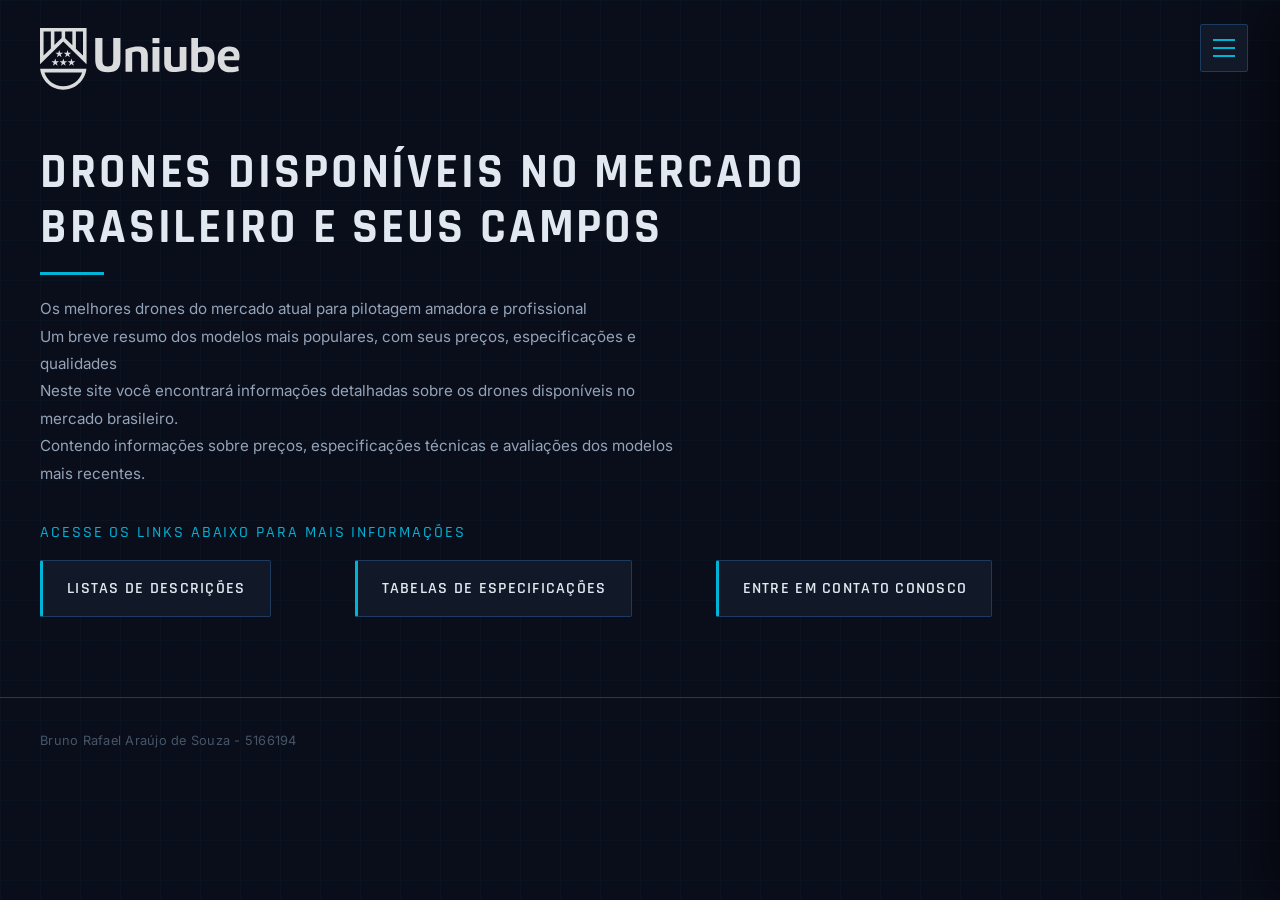
<file: index.html>
<!DOCTYPE html>
<html lang="pt-br">
<head>
    <!-- Google tag (gtag.js) -->
    <script async src="https://www.googletagmanager.com/gtag/js?id=G-5LDM3X643Y"></script>
    <script>
  window.dataLayer = window.dataLayer || [];
  function gtag(){dataLayer.push(arguments);}
  gtag('js', new Date());

  gtag('config', 'G-5LDM3X643Y');
    </script>
    <!-- Google Tag Manager -->
    <script>(function(w,d,s,l,i){w[l]=w[l]||[];w[l].push({'gtm.start':
    new Date().getTime(),event:'gtm.js'});var f=d.getElementsByTagName(s)[0],
    j=d.createElement(s),dl=l!='dataLayer'?'&l='+l:'';j.async=true;j.src=
    'https://www.googletagmanager.com/gtm.js?id='+i+dl;f.parentNode.insertBefore(j,f);
    })(window,document,'script','dataLayer','GTM-TMNTQRMC');</script>
    <!-- End Google Tag Manager -->
    <meta charset="UTF-8">
    <meta name="viewport" content="width=device-width, initial-scale=1.0">
    <title>Document</title>
    <link rel="stylesheet" href="index.css">
</head>
<body>
    <!- Menu Hambúrguer -->
    <button id="menu-toggle" aria-label="Abrir menu" aria-expanded="false" aria-controls="menu-nav">
        <span></span>
        <span></span>
        <span></span>
    </button>
    <nav id="menu-nav">
        <a href="index.html">Início</a>
        <a href="listas.html">Listas de descrições</a>
        <a href="tabela.html">Tabelas de especificações</a>
        <a href="formulario.html">Entre em contato conosco</a>
    </nav>
    <div id="menu-overlay"></div>
    <script>
        (function () {
            var toggle = document.getElementById('menu-toggle');
            var nav = document.getElementById('menu-nav');
            var overlay = document.getElementById('menu-overlay');

            function closeMenu() {
                nav.classList.remove('is-open');
                toggle.classList.remove('is-open');
                overlay.classList.remove('is-visible');
                toggle.setAttribute('aria-expanded', 'false');
            }

            function toggleMenu() {
                var isOpen = nav.classList.toggle('is-open');
                toggle.classList.toggle('is-open', isOpen);
                overlay.classList.toggle('is-visible', isOpen);
                toggle.setAttribute('aria-expanded', isOpen ? 'true' : 'false');
            }

            toggle.addEventListener('click', toggleMenu);
            overlay.addEventListener('click', closeMenu);
            document.addEventListener('keydown', function (e) {
                if (e.key === 'Escape') closeMenu();
            });
        })();
    </script>

    <!-- Google Tag Manager (noscript) -->
    <noscript><iframe src="https://www.googletagmanager.com/ns.html?id=GTM-TMNTQRMC"
    height="0" width="0" style="display:none;visibility:hidden"></iframe></noscript>
    <!-- End Google Tag Manager (noscript) -->
    <a href="https://uniube.br/"> 
       <img src="Imagens/logo_azul.svg" width="200px"> 
    </a>
    <h1>DRONES DISPONÍVEIS NO MERCADO BRASILEIRO E SEUS CAMPOS</h1>
    <p>Os melhores drones do mercado atual para pilotagem amadora e profissional<br>Um breve resumo dos modelos mais populares, com seus preços, especificações e qualidades<br>Neste site você encontrará informações detalhadas sobre os drones disponíveis no mercado brasileiro.<br>Contendo informações sobre preços, especificações técnicas e avaliações dos modelos mais recentes.</p>
    <br>
    <h3>Acesse os links abaixo para mais informações</h3>
    <a href="listas.html">Listas de descrições</a><br>
    <a href="tabela.html">Tabelas de especificações</a><br>
    <a href="formulario.html">Entre em contato conosco</a>
    
    <h2 id="rodape">Bruno Rafael Araújo de Souza - 5166194</h2>
</body>
</html>
</file>
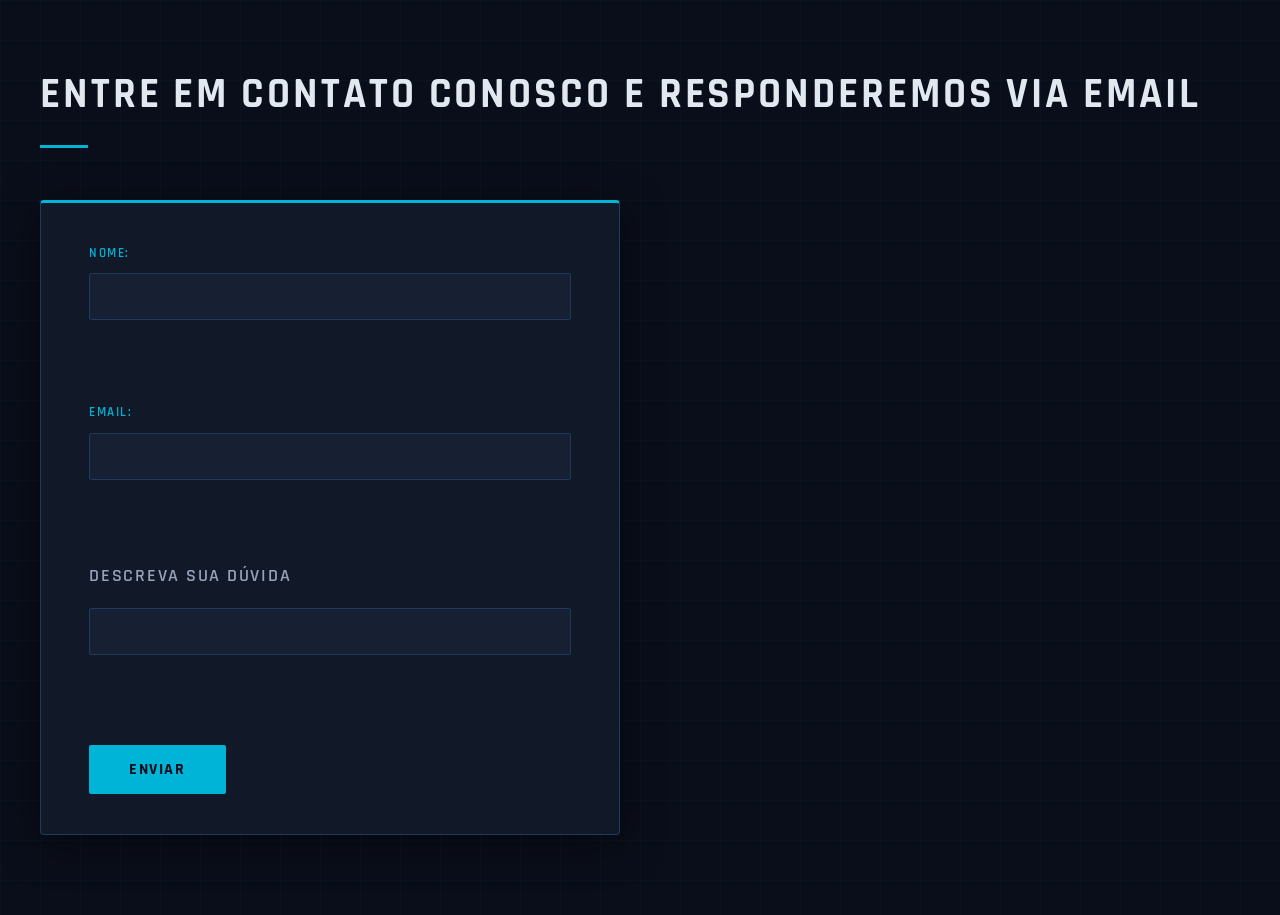
<file: formulario.html>
<!DOCTYPE html>
<html lang="en">
    
<head>
    <link rel="stylesheet" href="formulario.css">
    <!-- Google tag (gtag.js) -->
<script async src="https://www.googletagmanager.com/gtag/js?id=G-5LDM3X643Y"></script>
<script>
  window.dataLayer = window.dataLayer || [];
  function gtag(){dataLayer.push(arguments);}
  gtag('js', new Date());

  gtag('config', 'G-5LDM3X643Y');
</script>
    <meta charset="UTF-8">
    <meta name="viewport" content="width=device-width, initial-scale=1.0">
    <title>Document</title>
</head>
<body>
    <h1>Entre em contato conosco e responderemos via Email</h1>
    <form action="" method="get">
        <label for="nome">Nome:</label>
        <input type="text" id="nome" name="nome"><br><br>
        <label for="email">Email:</label>
        <input type="email" id="email" name="email"><br><br>
    
        <h2>Descreva sua dúvida</h2>
        <input type="text" id="melhorias" name="melhorias"><br><br>
            <input type="submit" value="Enviar">
    </form>
</body>
</html>
</file>
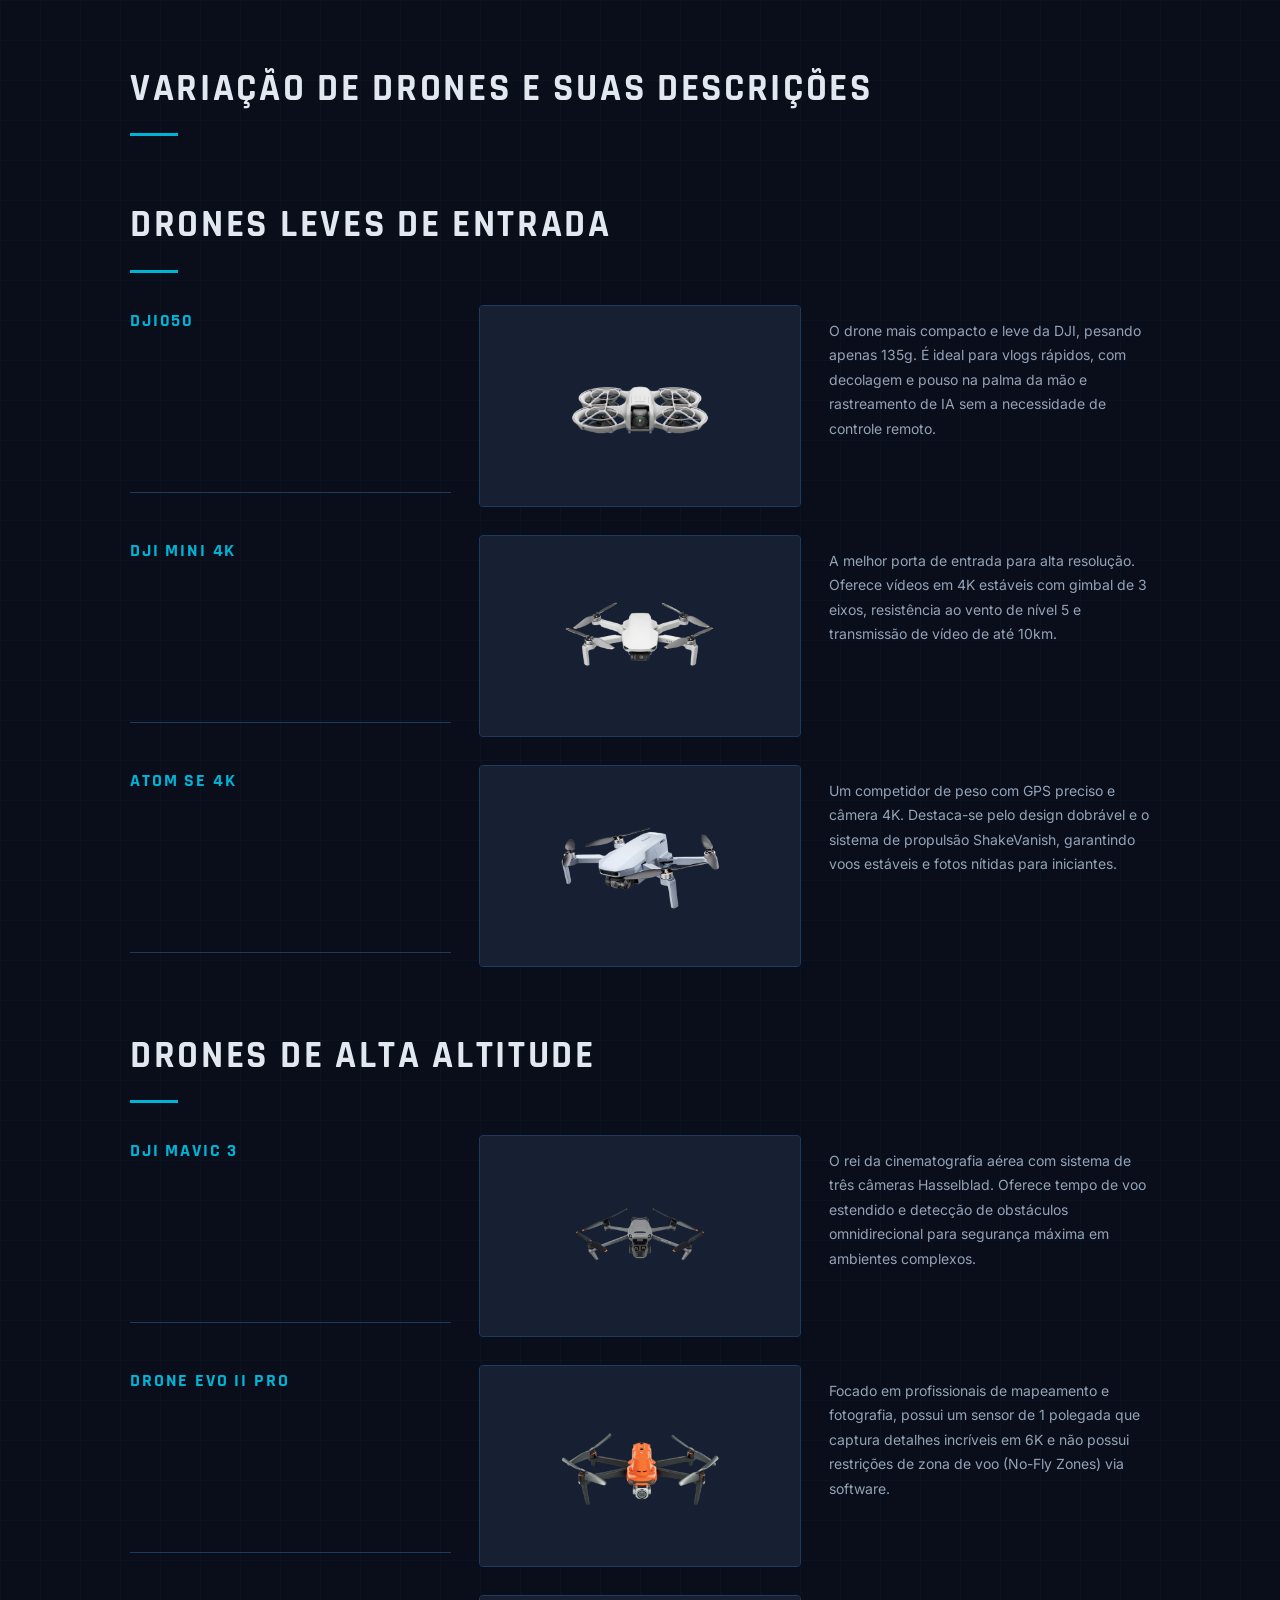
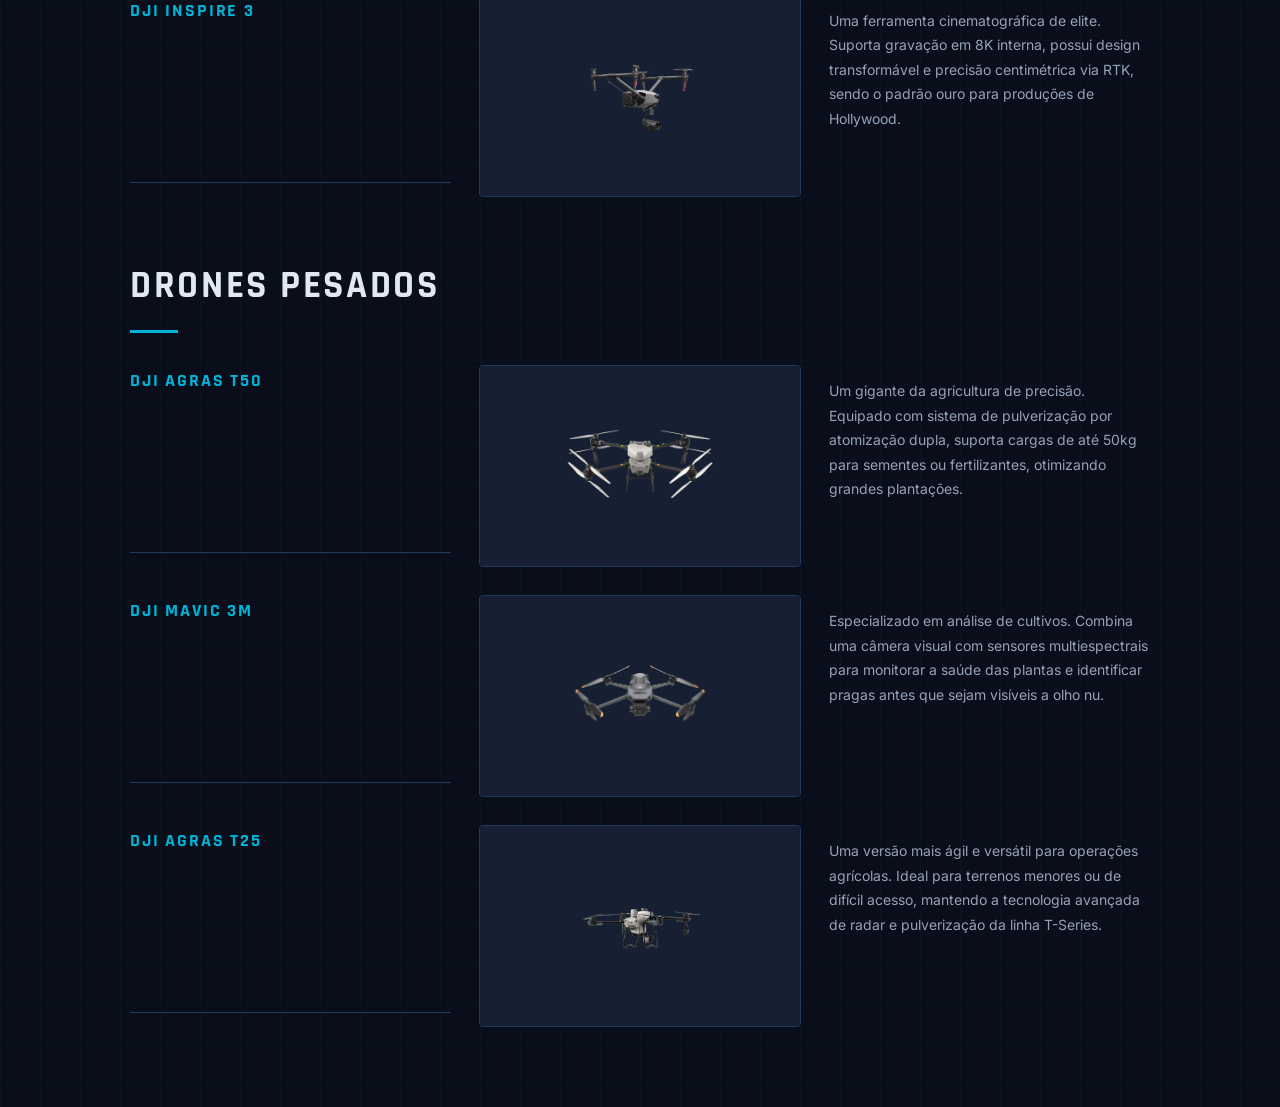
<file: listas.html>
<!DOCTYPE html>
<html lang="pt-br">
    
<head>
    <link rel="stylesheet" href="listas.css">
    <!-- Google tag (gtag.js) -->
    <script async src="https://www.googletagmanager.com/gtag/js?id=G-5LDM3X643Y"></script>
    <script>
      window.dataLayer = window.dataLayer || [];
      function gtag(){dataLayer.push(arguments);}
      gtag('js', new Date());

      gtag('config', 'G-5LDM3X643Y');
    </script>
    <meta charset="UTF-8">
    <meta name="viewport" content="width=device-width, initial-scale=1.0">
    <title>Descrições a respeito de cada drone abordado</title>
</head>
<body>
    <h1>Variação de drones e suas descrições</h1>
    <h1>Drones leves de entrada</h1>
    <ul>
        <li>DJI050</li>
        <a href="https://www.lojadji.com.br/drone-dji-neo-standard-br-dji050/p" target="_blank">
            <img src="Imagens/51-gk+1PkML._AC_SX522_.png" width="500px">
        </a>
        <p>O drone mais compacto e leve da DJI, pesando apenas 135g. É ideal para vlogs rápidos, com decolagem e pouso na palma da mão e rastreamento de IA sem a necessidade de controle remoto.</p>
        <li>DJI Mini 4K</li>
        <a href="https://www.lojadji.com.br/drone-dji-mini-4k-fly-more-combo-sem-tela-br-dji058/p">
            <img src="Imagens/195471-1200-auto.png" width="200px">
        </a>
        <p>A melhor porta de entrada para alta resolução. Oferece vídeos em 4K estáveis com gimbal de 3 eixos, resistência ao vento de nível 5 e transmissão de vídeo de até 10km.</p>
        <li>Atom Se 4k</li>
        <a href="https://www.mercadolivre.com.br/potensic-drone-atom-se-4k-gps-dobravel-62-minutos/p/MLB2028022541#polycard_client=search-desktop&search_layout=grid&position=5&type=product&tracking_id=0f4ce6a1-d908-4b2c-b252-7d5f168a0d74&wid=MLB6430126264&sid=search" target="_blank">
            <img src="Imagens/Drone_ATOM_SE_4K.png" width="200px">
        </a>
        <p>Um competidor de peso com GPS preciso e câmera 4K. Destaca-se pelo design dobrável e o sistema de propulsão ShakeVanish, garantindo voos estáveis e fotos nítidas para iniciantes.</p>
    </ul>
    <h1>Drones de alta altitude</h1>
    <ul>
        <li>Dji Mavic 3</li>
        <a href="https://www.dji.com/br/mavic-3-pro" target="_blank">
            <img src="Imagens/eef013c645a4165de631a8f15c3a342c.png" width="200px">
        </a>
        <p>O rei da cinematografia aérea com sistema de três câmeras Hasselblad. Oferece tempo de voo estendido e detecção de obstáculos omnidirecional para segurança máxima em ambientes complexos.</p>
        <li>Drone EVO II Pro</li>
        <a href="https://www.worldwidebrasil.com.br/autel-robotics-drone-evo-ii-pro-rugged-bundle-v3-lacrado?srsltid=AfmBOoq8qJHGNHILQLBh4v1wZIs_Pp271JYXQbfpKFmYs2qWQV46-ArW" target="_blank">
            <img src="Imagens/evo 2 pro.png" width="200px">
        </a>
        <p>Focado em profissionais de mapeamento e fotografia, possui um sensor de 1 polegada que captura detalhes incríveis em 6K e não possui restrições de zona de voo (No-Fly Zones) via software.</p>
        <li>DJI Inspire 3</li>
        <a href="https://www.dji.com/br/inspire-3" target="_blank">
            <img src="Imagens/DJI Inspire 3.png" width="200px">
        </a>
        <p>Uma ferramenta cinematográfica de elite. Suporta gravação em 8K interna, possui design transformável e precisão centimétrica via RTK, sendo o padrão ouro para produções de Hollywood.</p>
    </ul>
    <h1>Drones Pesados</h1>
    <ul>
        <li>DJI AGRAS T50</li>
        <a href="https://ag.dji.com/pt-br/t50" target="_blank">
            <img src="Imagens/T50.png" width="200px">
        </a>
        <p>Um gigante da agricultura de precisão. Equipado com sistema de pulverização por atomização dupla, suporta cargas de até 50kg para sementes ou fertilizantes, otimizando grandes plantações.</p>
        <li>DJI Mavic 3M</li>
        <a href="https://ag.dji.com/pt-br/mavic-3-m" target="_blank">
            <img src="Imagens/Mavic 3m.png" width="200px">
        </a>
        <p>Especializado em análise de cultivos. Combina uma câmera visual com sensores multiespectrais para monitorar a saúde das plantas e identificar pragas antes que sejam visíveis a olho nu.</p>
        <li>DJI AGRAS T25</li>
        <a href="https://ag.dji.com/pt-br/t25" target="_blank">
            <img src="Imagens/T25.png" width="200px">
        </a>
        <p>Uma versão mais ágil e versátil para operações agrícolas. Ideal para terrenos menores ou de difícil acesso, mantendo a tecnologia avançada de radar e pulverização da linha T-Series.</p>
    </ul>
</body>
</html>
</file>
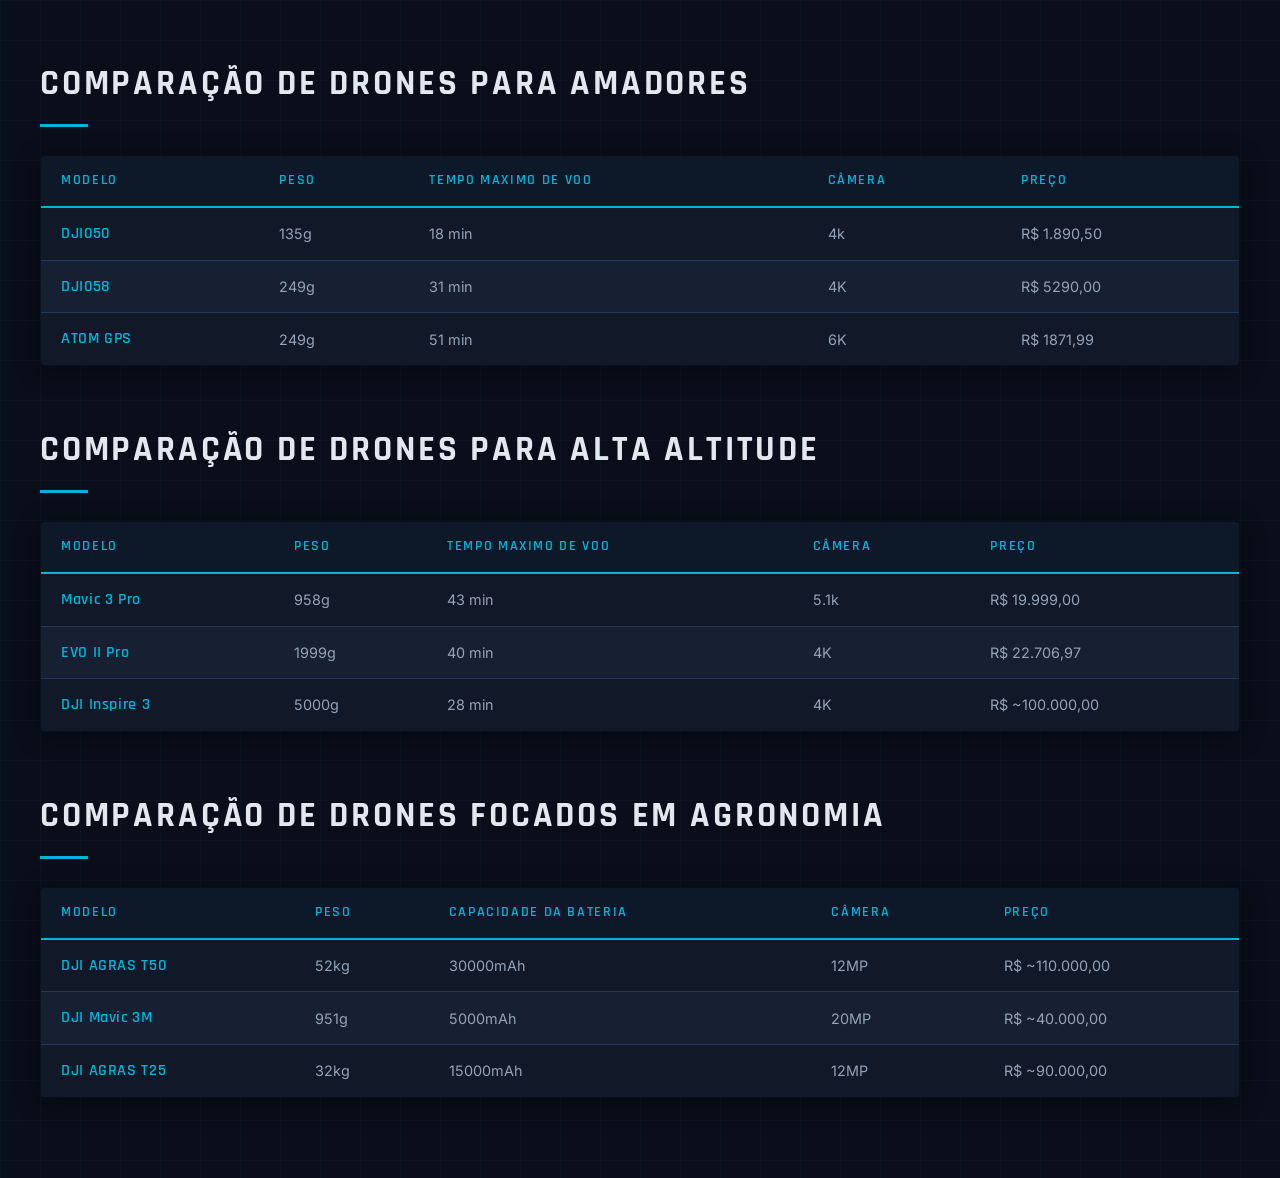
<file: tabela.html>
<!DOCTYPE html>
<html lang="en">
    
<head>
    <link rel="stylesheet" href="tabela.css">

    <!-- Google tag (gtag.js) -->
    <script async src="https://www.googletagmanager.com/gtag/js?id=G-5LDM3X643Y"></script>
    <script>
      window.dataLayer = window.dataLayer || [];
      function gtag(){dataLayer.push(arguments);}
      gtag('js', new Date());

      gtag('config', 'G-5LDM3X643Y');
    </script>
    <meta charset="UTF-8">
    <meta name="viewport" content="width=device-width, initial-scale=1.0">
    <title>Document</title>
</head>
<body>
    <h1>Comparação de drones para amadores</h1>
    <table border="1">
        <tr>
            <th>Modelo</th>
            <th>Peso</th>
            <th>Tempo maximo de voo</th>
            <th>Câmera</th>
            <th>preço</th>
        </tr>
        <tr>
            <th><a href="https://www.lojadji.com.br/drone-dji-neo-standard-br-dji050/p" target="_blank">DJI050</a></th>
            <th>135g</th>
            <th>18 min</th>
            <th>4k</th>
            <th>R$ 1.890,50</th>
        </tr>
        <tr>
            <th><a href="https://www.lojadji.com.br/drone-dji-mini-4k-fly-more-combo-sem-tela-br-dji058/p" target="_blank">DJI058</a></th>
            <th>249g</th>
            <th>31 min</th>
            <th>4K</th>
            <th>R$ 5290,00</th>
        </tr>
        <tr>
            <th><a href="https://www.mercadolivre.com.br/potensic-drone-atom-se-4k-gps-dobravel-62-minutos/p/MLB2028022541#polycard_client=search-desktop&search_layout=grid&position=5&type=product&tracking_id=0f4ce6a1-d908-4b2c-b252-7d5f168a0d74&wid=MLB6430126264&sid=search" target="_blank">ATOM GPS</a></th>
            <th>249g</th>
            <th>51 min</th>
            <th>6K</th>
            <th>R$ 1871,99</th>
        </tr>
    </table>
    <h1>Comparação de drones para alta altitude</h1>
    <table border="1">
        <tr>
            <th>Modelo</th>
            <th>Peso</th>
            <th>Tempo maximo de voo</th>
            <th>Câmera</th>
            <th>preço</th>
        </tr>
        <tr>
            <th><a href="https://www.dji.com/br/mavic-3-pro" target="_blank">Mavic 3 Pro</a></th>
            <th>958g</th>
            <th>43 min</th>
            <th>5.1k</th>
            <th>R$ 19.999,00</th>
        </tr>   
        <tr>
            <th><a href="https://www.worldwidebrasil.com.br/autel-robotics-drone-evo-ii-pro-rugged-bundle-v3-lacrado?srsltid=AfmBOoq8qJHGNHILQLBh4v1wZIs_Pp271JYXQbfpKFmYs2qWQV46-ArW" target="_blank">EVO II Pro</a></th>
            <th>1999g</th>
            <th>40 min</th>
            <th>4K</th>
            <th>R$ 22.706,97</th>
        </tr>
        <tr>
            <th><a href="https://www.lojadji.com.br/drone-dji-inspire-3-com-tela-e-saida-hdmi-gimbal-x9-8k-air-br-dji300/p" target="_blank">DJI Inspire 3</a></th>
            <th>5000g</th>
            <th>28 min</th>
            <th>4K</th>
            <th>R$ ~100.000,00 </th>
        </tr>
    </table>
    <h1>Comparação de drones focados em agronomia</h1>
    <table border="1">
        <tr>
            <th>Modelo</th>
            <th>Peso</th>
            <th>Capacidade da bateria</th>
            <th>Câmera</th>
            <th>preço</th>
        </tr>
        <tr>
            <th><a href="https://ag.dji.com/pt-br/t50" target="_blank">DJI AGRAS T50</a></th>
            <th>52kg</th>
            <th>30000mAh</th>
            <th>12MP</th>
            <th>R$ ~110.000,00</th>
        </tr>
        <tr>
            <th><a href="https://ag.dji.com/pt-br/mavic-3-m" target="_blank">DJI Mavic 3M</a></th>
            <th>951g</th>
            <th>5000mAh</th>
            <th>20MP</th>
            <th>R$ ~40.000,00</th>
        </tr>
        <tr>
            <th><a href="https://ag.dji.com/pt-br/t25" target="_blank">DJI AGRAS T25</a></th>
            <th>32kg</th>
            <th>15000mAh</th>
            <th>12MP</th>
            <th>R$ ~90.000,00</th>
        </tr>
    </table>
</body>
</html>
</file>
<file: index.css>
/* =========================================================
   index.css — Página inicial | Drone Hub Brasil
   ========================================================= */

@import url('https://fonts.googleapis.com/css2?family=Rajdhani:wght@400;500;600;700&family=Inter:wght@300;400;500&display=swap');

/* ---------- Reset & Base ---------- */
*, *::before, *::after {
  box-sizing: border-box;
  margin: 0;
  padding: 0;
}

:root {
  --bg-base:       #0A0E1A;
  --bg-surface:    #111827;
  --bg-elevated:   #162032;
  --accent-cyan:   #00B4D8;
  --accent-blue:   #1E3A5F;
  --text-primary:  #E2E8F0;
  --text-secondary:#94A3B8;
  --text-muted:    #475569;
  --border:        #1E3A5F;
  --border-bright: #00B4D8;
  --font-display:  'Rajdhani', sans-serif;
  --font-body:     'Inter', sans-serif;
}

html {
  scroll-behavior: smooth;
}

body {
  background-color: var(--bg-base);
  color: var(--text-primary);
  font-family: var(--font-body);
  font-size: 1rem;
  line-height: 1.7;
  min-height: 100vh;

  /* Subtle grid texture evoking a HUD / radar */
  background-image:
    linear-gradient(rgba(0, 180, 216, 0.03) 1px, transparent 1px),
    linear-gradient(90deg, rgba(0, 180, 216, 0.03) 1px, transparent 1px);
  background-size: 40px 40px;
}

/* ---------- Logo / First link ---------- */
body > a:first-of-type {
  display: inline-block;
  padding: 28px 96px 0 40px;
}

body > a:first-of-type img {
  filter: brightness(0) invert(1);
  opacity: 0.85;
  transition: opacity 0.2s;
}

body > a:first-of-type img:hover {
  opacity: 1;
}

/* Âncora "Rolar até rodapé" */
body > a:first-of-type + a,
body > a:nth-of-type(2) {
  display: block;
  padding: 4px 40px 0;
  font-family: var(--font-body);
  font-size: 0.8rem;
  color: var(--text-muted);
  text-decoration: none;
  letter-spacing: 0.05em;
  transition: color 0.2s;
}

body > a:first-of-type + a:hover,
body > a:nth-of-type(2):hover {
  color: var(--accent-cyan);
}

/* ---------- Headings ---------- */
h1 {
  font-family: var(--font-display);
  font-size: clamp(1.8rem, 4vw, 3rem);
  font-weight: 700;
  letter-spacing: 0.06em;
  text-transform: uppercase;
  color: var(--text-primary);
  line-height: 1.15;

  padding: 48px 40px 0;
  max-width: 900px;
}

h1::after {
  content: '';
  display: block;
  width: 64px;
  height: 3px;
  background: var(--accent-cyan);
  margin-top: 16px;
  margin-bottom: 0;
}

h2, h3 {
  font-family: var(--font-display);
  letter-spacing: 0.05em;
  color: var(--text-primary);
}

h3 {
  font-size: 1rem;
  font-weight: 500;
  text-transform: uppercase;
  letter-spacing: 0.12em;
  color: var(--accent-cyan);
  padding: 32px 40px 8px;
}

/* ---------- Intro paragraph ---------- */
p {
  color: var(--text-secondary);
  font-size: 0.95rem;
  padding: 20px 40px 0;
  max-width: 720px;
  line-height: 1.8;
}

/* ---------- Nav links ---------- */
body > a[href="listas.html"],
body > a[href="tabela.html"],
body > a[href="formulario.html"] {
  display: inline-flex;
  align-items: center;
  gap: 10px;
  margin: 6px 40px 0;
  padding: 14px 24px;
  background: var(--bg-surface);
  border: 1px solid var(--border);
  border-left: 3px solid var(--accent-cyan);
  color: var(--text-primary);
  font-family: var(--font-display);
  font-size: 1rem;
  font-weight: 600;
  letter-spacing: 0.08em;
  text-decoration: none;
  text-transform: uppercase;
  border-radius: 2px;
  transition: background 0.2s, border-color 0.2s, color 0.2s, transform 0.2s;
}

body > a[href="listas.html"]:hover,
body > a[href="tabela.html"]:hover,
body > a[href="formulario.html"]:hover {
  background: var(--bg-elevated);
  border-color: var(--accent-cyan);
  color: var(--accent-cyan);
  transform: translateX(4px);
}

/* Espaçamento após o bloco de links */
body > br {
  display: none;
}

/* ---------- Rodapé ---------- */
#rodape {
  margin-top: 80px;
  padding: 32px 40px;
  border-top: 1px solid var(--border);
  font-family: var(--font-body);
  font-size: 0.8rem;
  font-weight: 400;
  text-transform: none;
  letter-spacing: 0.02em;
  color: var(--text-muted);
}

/* ---------- Scrollbar ---------- */
::-webkit-scrollbar { width: 6px; }
::-webkit-scrollbar-track { background: var(--bg-base); }
::-webkit-scrollbar-thumb { background: var(--accent-blue); border-radius: 3px; }
::-webkit-scrollbar-thumb:hover { background: var(--accent-cyan); }

/* ---------- Focus visible ---------- */
:focus-visible {
  outline: 2px solid var(--accent-cyan);
  outline-offset: 3px;
}

@media (prefers-reduced-motion: reduce) {
  *, *::before, *::after { transition: none !important; }
}

/* =========================================================
   Menu Hambúrguer
   ========================================================= */

/* ---------- Botão hambúrguer ---------- */
#menu-toggle {
  position: fixed;
  top: 24px;
  right: 32px;
  z-index: 1001;

  display: flex;
  flex-direction: column;
  justify-content: center;
  align-items: center;
  gap: 6px;

  width: 48px;
  height: 48px;
  background: var(--bg-surface);
  border: 1px solid var(--border);
  border-radius: 2px;
  cursor: pointer;
  padding: 0;
  transition: border-color 0.2s, background 0.2s;
}

#menu-toggle:hover {
  border-color: var(--accent-cyan);
  background: var(--bg-elevated);
}

#menu-toggle span {
  display: block;
  width: 22px;
  height: 2px;
  background: var(--accent-cyan);
  transition: transform 0.3s ease, opacity 0.3s ease;
}

/* Transforma em "X" quando aberto */
#menu-toggle.is-open span:nth-child(1) {
  transform: translateY(8px) rotate(45deg);
}
#menu-toggle.is-open span:nth-child(2) {
  opacity: 0;
}
#menu-toggle.is-open span:nth-child(3) {
  transform: translateY(-8px) rotate(-45deg);
}

/* ---------- Overlay de fundo ---------- */
#menu-overlay {
  position: fixed;
  inset: 0;
  background: rgba(10, 14, 26, 0.7);
  backdrop-filter: blur(2px);
  z-index: 999;
  opacity: 0;
  pointer-events: none;
  transition: opacity 0.25s ease;
}

#menu-overlay.is-visible {
  opacity: 1;
  pointer-events: auto;
}

/* ---------- Painel de navegação ---------- */
#menu-nav {
  position: fixed;
  top: 0;
  right: 0;
  z-index: 1000;

  width: min(320px, 80vw);
  height: 100%;

  display: flex;
  flex-direction: column;
  gap: 4px;

  background: var(--bg-surface);
  border-left: 1px solid var(--border);
  box-shadow: -16px 0 48px rgba(0, 0, 0, 0.5);

  padding: 100px 16px 40px;

  transform: translateX(100%);
  transition: transform 0.3s ease;
}

#menu-nav.is-open {
  transform: translateX(0);
}

#menu-nav a {
  display: block;
  padding: 16px 20px;
  font-family: var(--font-display);
  font-size: 1.05rem;
  font-weight: 600;
  letter-spacing: 0.06em;
  text-transform: uppercase;
  color: var(--text-secondary);
  text-decoration: none;
  border-left: 3px solid transparent;
  border-radius: 2px;
  transition: background 0.2s, border-color 0.2s, color 0.2s, padding-left 0.2s;
}

#menu-nav a:hover,
#menu-nav a:focus-visible {
  background: var(--bg-elevated);
  border-left-color: var(--accent-cyan);
  color: var(--accent-cyan);
  padding-left: 26px;
}

/* Destaca o item correspondente à página atual */
#menu-nav a[href="index.html"] {
  color: var(--accent-cyan);
  border-left-color: var(--accent-cyan);
}

@media (max-width: 600px) {
  #menu-toggle {
    top: 16px;
    right: 16px;
  }
}
</file>
<file: formulario.css>
/* =========================================================
   formulario.css — Formulário de Contato | Drone Hub Brasil
   ========================================================= */

@import url('https://fonts.googleapis.com/css2?family=Rajdhani:wght@400;500;600;700&family=Inter:wght@300;400;500&display=swap');

/* ---------- Reset & Base ---------- */
*, *::before, *::after {
  box-sizing: border-box;
  margin: 0;
  padding: 0;
}

:root {
  --bg-base:       #0A0E1A;
  --bg-surface:    #111827;
  --bg-elevated:   #162032;
  --accent-cyan:   #00B4D8;
  --accent-blue:   #1E3A5F;
  --text-primary:  #E2E8F0;
  --text-secondary:#94A3B8;
  --text-muted:    #475569;
  --border:        #1E3A5F;
  --border-bright: #00B4D8;
  --font-display:  'Rajdhani', sans-serif;
  --font-body:     'Inter', sans-serif;
}

html {
  scroll-behavior: smooth;
}

body {
  background-color: var(--bg-base);
  color: var(--text-primary);
  font-family: var(--font-body);
  font-size: 1rem;
  line-height: 1.7;
  min-height: 100vh;
  display: flex;
  flex-direction: column;
  align-items: flex-start;
  padding: 60px 40px 80px;

  background-image:
    linear-gradient(rgba(0, 180, 216, 0.03) 1px, transparent 1px),
    linear-gradient(90deg, rgba(0, 180, 216, 0.03) 1px, transparent 1px);
  background-size: 40px 40px;
}

/* ---------- Page heading ---------- */
h1 {
  font-family: var(--font-display);
  font-size: clamp(1.6rem, 3.5vw, 2.6rem);
  font-weight: 700;
  text-transform: uppercase;
  letter-spacing: 0.07em;
  color: var(--text-primary);
  margin-bottom: 8px;
}

h1::after {
  content: '';
  display: block;
  width: 48px;
  height: 3px;
  background: var(--accent-cyan);
  margin-top: 14px;
  margin-bottom: 0;
}

/* ---------- Form container ---------- */
form {
  margin-top: 44px;
  background: var(--bg-surface);
  border: 1px solid var(--border);
  border-top: 3px solid var(--accent-cyan);
  border-radius: 4px;
  padding: 40px 48px;
  width: 100%;
  max-width: 580px;
  box-shadow: 0 8px 40px rgba(0, 0, 0, 0.5);
}

/* ---------- Field labels ---------- */
label {
  display: block;
  font-family: var(--font-display);
  font-size: 0.82rem;
  font-weight: 600;
  text-transform: uppercase;
  letter-spacing: 0.12em;
  color: var(--accent-cyan);
  margin-bottom: 8px;
}

/* ---------- Text / email inputs ---------- */
input[type="text"],
input[type="email"] {
  display: block;
  width: 100%;
  background: var(--bg-elevated);
  border: 1px solid var(--border);
  border-radius: 2px;
  padding: 13px 16px;
  color: var(--text-primary);
  font-family: var(--font-body);
  font-size: 0.95rem;
  margin-bottom: 28px;
  transition: border-color 0.2s, box-shadow 0.2s;
  outline: none;
}

input[type="text"]:focus,
input[type="email"]:focus {
  border-color: var(--accent-cyan);
  box-shadow: 0 0 0 3px rgba(0, 180, 216, 0.15);
}

input[type="text"]::placeholder,
input[type="email"]::placeholder {
  color: var(--text-muted);
}

/* ---------- Sub-heading inside the form ---------- */
h2 {
  font-family: var(--font-display);
  font-size: 1.1rem;
  font-weight: 600;
  text-transform: uppercase;
  letter-spacing: 0.1em;
  color: var(--text-secondary);
  margin-bottom: 16px;
}

/* ---------- Submit button ---------- */
input[type="submit"] {
  display: inline-block;
  margin-top: 8px;
  padding: 14px 40px;
  background: var(--accent-cyan);
  color: var(--bg-base);
  font-family: var(--font-display);
  font-size: 1rem;
  font-weight: 700;
  text-transform: uppercase;
  letter-spacing: 0.1em;
  border: none;
  border-radius: 2px;
  cursor: pointer;
  transition: background 0.2s, transform 0.15s, box-shadow 0.2s;
}

input[type="submit"]:hover {
  background: #5DD8F5;
  transform: translateY(-2px);
  box-shadow: 0 6px 20px rgba(0, 180, 216, 0.35);
}

input[type="submit"]:active {
  transform: translateY(0);
  box-shadow: none;
}

/* ---------- Scrollbar ---------- */
::-webkit-scrollbar { width: 6px; }
::-webkit-scrollbar-track { background: var(--bg-base); }
::-webkit-scrollbar-thumb { background: var(--accent-blue); border-radius: 3px; }
::-webkit-scrollbar-thumb:hover { background: var(--accent-cyan); }

/* ---------- Focus ---------- */
:focus-visible {
  outline: 2px solid var(--accent-cyan);
  outline-offset: 3px;
}

@media (max-width: 600px) {
  body { padding: 40px 20px 60px; }
  form { padding: 28px 24px; }
}

@media (prefers-reduced-motion: reduce) {
  *, *::before, *::after { transition: none !important; }
}
</file>
<file: listas.css>
/* =========================================================
   listas.css — Descrições dos Drones | Drone Hub Brasil
   ========================================================= */

@import url('https://fonts.googleapis.com/css2?family=Rajdhani:wght@400;500;600;700&family=Inter:wght@300;400;500&display=swap');

/* ---------- Reset & Base ---------- */
*, *::before, *::after {
  box-sizing: border-box;
  margin: 0;
  padding: 0;
}

:root {
  --bg-base:       #0A0E1A;
  --bg-surface:    #111827;
  --bg-elevated:   #162032;
  --accent-cyan:   #00B4D8;
  --accent-blue:   #1E3A5F;
  --text-primary:  #E2E8F0;
  --text-secondary:#94A3B8;
  --text-muted:    #475569;
  --border:        #1E3A5F;
  --border-bright: #00B4D8;
  --font-display:  'Rajdhani', sans-serif;
  --font-body:     'Inter', sans-serif;
}

html {
  scroll-behavior: smooth;
}

body {
  background-color: var(--bg-base);
  color: var(--text-primary);
  font-family: var(--font-body);
  font-size: 1rem;
  line-height: 1.7;
  padding: 0 0 80px;

  background-image:
    linear-gradient(rgba(0, 180, 216, 0.03) 1px, transparent 1px),
    linear-gradient(90deg, rgba(0, 180, 216, 0.03) 1px, transparent 1px);
  background-size: 40px 40px;
}

/* ---------- Category headings (h1) ---------- */
h1 {
  font-family: var(--font-display);
  font-size: clamp(1.5rem, 3vw, 2.4rem);
  font-weight: 700;
  text-transform: uppercase;
  letter-spacing: 0.07em;
  color: var(--text-primary);
  padding: 56px 40px 0;
  max-width: 1100px;
  margin: 0 auto;
}

h1::after {
  content: '';
  display: block;
  width: 48px;
  height: 3px;
  background: var(--accent-cyan);
  margin-top: 12px;
}

/* ---------- Unordered list — drone grid ---------- */
ul {
  list-style: none;
  display: grid;
  grid-template-columns: repeat(auto-fill, minmax(280px, 1fr));
  gap: 28px;
  padding: 32px 40px 0;
  max-width: 1100px;
  margin: 0 auto;
}

/* ---------- Each list item = drone name label ---------- */
li {
  font-family: var(--font-display);
  font-size: 1.15rem;
  font-weight: 700;
  text-transform: uppercase;
  letter-spacing: 0.1em;
  color: var(--accent-cyan);
  padding-bottom: 10px;
  border-bottom: 1px solid var(--border);
  margin-bottom: 14px;
}

/* ---------- Card wrapper: anchor + image + paragraph ----------
   Each drone occupies a card. Since the HTML structure is
   li → a → img → p (siblings inside ul), we use CSS grid
   on the ul and treat every group as a visual card via the
   anchor element that wraps the image.                        */

ul a {
  display: block;
  overflow: hidden;
  border-radius: 4px;
  border: 1px solid var(--border);
  background: var(--bg-surface);
  transition: border-color 0.25s, transform 0.25s, box-shadow 0.25s;
  /* Signature: the card lifts like a drone taking off */
}

ul a:hover {
  border-color: var(--accent-cyan);
  transform: translateY(-6px);
  box-shadow: 0 12px 32px rgba(0, 180, 216, 0.18);
}

ul a img {
  display: block;
  width: 100%;
  height: 200px;
  object-fit: contain;
  object-position: center;
  padding: 20px;
  background: var(--bg-elevated);
  transition: transform 0.3s ease;
}

ul a:hover img {
  transform: scale(1.04);
}

/* ---------- Description paragraph below each card ---------- */
ul p {
  color: var(--text-secondary);
  font-size: 0.875rem;
  line-height: 1.75;
  padding: 14px 0 0;
}

/* ---------- Scrollbar ---------- */
::-webkit-scrollbar { width: 6px; }
::-webkit-scrollbar-track { background: var(--bg-base); }
::-webkit-scrollbar-thumb { background: var(--accent-blue); border-radius: 3px; }
::-webkit-scrollbar-thumb:hover { background: var(--accent-cyan); }

/* ---------- Focus ---------- */
:focus-visible {
  outline: 2px solid var(--accent-cyan);
  outline-offset: 3px;
}

@media (max-width: 600px) {
  h1 { padding: 40px 20px 0; }
  ul  { padding: 24px 20px 0; gap: 20px; }
}

@media (prefers-reduced-motion: reduce) {
  *, *::before, *::after { transition: none !important; }
}
</file>
<file: tabela.css>
/* =========================================================
   tabela.css — Tabelas de Especificações | Drone Hub Brasil
   ========================================================= */

@import url('https://fonts.googleapis.com/css2?family=Rajdhani:wght@400;500;600;700&family=Inter:wght@300;400;500&display=swap');

/* ---------- Reset & Base ---------- */
*, *::before, *::after {
  box-sizing: border-box;
  margin: 0;
  padding: 0;
}

:root {
  --bg-base:       #0A0E1A;
  --bg-surface:    #111827;
  --bg-elevated:   #162032;
  --bg-header:     #0D1929;
  --accent-cyan:   #00B4D8;
  --accent-blue:   #1E3A5F;
  --text-primary:  #E2E8F0;
  --text-secondary:#94A3B8;
  --text-muted:    #475569;
  --border:        #1E3A5F;
  --border-bright: #00B4D8;
  --font-display:  'Rajdhani', sans-serif;
  --font-body:     'Inter', sans-serif;
}

html {
  scroll-behavior: smooth;
}

body {
  background-color: var(--bg-base);
  color: var(--text-primary);
  font-family: var(--font-body);
  font-size: 1rem;
  line-height: 1.6;
  padding: 0 0 80px;

  background-image:
    linear-gradient(rgba(0, 180, 216, 0.03) 1px, transparent 1px),
    linear-gradient(90deg, rgba(0, 180, 216, 0.03) 1px, transparent 1px);
  background-size: 40px 40px;
}

/* ---------- Section headings ---------- */
h1 {
  font-family: var(--font-display);
  font-size: clamp(1.4rem, 2.8vw, 2.2rem);
  font-weight: 700;
  text-transform: uppercase;
  letter-spacing: 0.08em;
  color: var(--text-primary);
  padding: 56px 40px 0;
}

h1::after {
  content: '';
  display: block;
  width: 48px;
  height: 3px;
  background: var(--accent-cyan);
  margin-top: 12px;
  margin-bottom: 0;
}

/* ---------- Table wrapper (for horizontal scroll on mobile) */
/* We can't add a div wrapper without modifying HTML, so we
   style table directly with overflow on body for narrow screens */
table {
  width: calc(100% - 80px);
  margin: 28px 40px 0;
  border-collapse: collapse;
  border: 1px solid var(--border);
  border-radius: 4px;
  overflow: hidden;
  font-size: 0.9rem;

  /* Lift the whole table subtly */
  box-shadow: 0 4px 24px rgba(0, 0, 0, 0.4);
}

/* ---------- Table header row ---------- */
table tr:first-child {
  background: var(--bg-header);
  border-bottom: 2px solid var(--accent-cyan);
}

table tr:first-child th {
  font-family: var(--font-display);
  font-size: 0.85rem;
  font-weight: 600;
  text-transform: uppercase;
  letter-spacing: 0.12em;
  color: var(--accent-cyan);
  padding: 14px 20px;
  text-align: left;
  border: none;
}

/* ---------- Data rows ---------- */
table tr {
  border-bottom: 1px solid var(--border);
  transition: background 0.15s;
}

table tr:last-child {
  border-bottom: none;
}

table tr:not(:first-child):nth-child(even) {
  background: var(--bg-surface);
}

table tr:not(:first-child):nth-child(odd) {
  background: var(--bg-elevated);
}

table tr:not(:first-child):hover {
  background: #1a2d47;
}

table tr:not(:first-child) th {
  font-family: var(--font-body);
  font-weight: 400;
  color: var(--text-secondary);
  padding: 13px 20px;
  text-align: left;
  border: none;
  vertical-align: middle;
}

/* First column = model name, highlight it */
table tr:not(:first-child) th:first-child {
  font-family: var(--font-display);
  font-weight: 600;
  font-size: 1rem;
  letter-spacing: 0.04em;
  color: var(--text-primary);
}

/* ---------- Links inside tables ---------- */
table a {
  color: var(--accent-cyan);
  text-decoration: none;
  transition: color 0.2s, text-decoration 0.2s;
}

table a:hover {
  color: #5DD8F5;
  text-decoration: underline;
}

/* ---------- Scrollbar ---------- */
::-webkit-scrollbar { width: 6px; }
::-webkit-scrollbar-track { background: var(--bg-base); }
::-webkit-scrollbar-thumb { background: var(--accent-blue); border-radius: 3px; }
::-webkit-scrollbar-thumb:hover { background: var(--accent-cyan); }

/* ---------- Focus ---------- */
:focus-visible {
  outline: 2px solid var(--accent-cyan);
  outline-offset: 3px;
}

@media (max-width: 700px) {
  h1    { padding: 40px 20px 0; }
  table { width: calc(100% - 40px); margin: 24px 20px 0; }
  body  { overflow-x: hidden; }
  table { display: block; overflow-x: auto; -webkit-overflow-scrolling: touch; }
}

@media (prefers-reduced-motion: reduce) {
  *, *::before, *::after { transition: none !important; }
}
</file>
